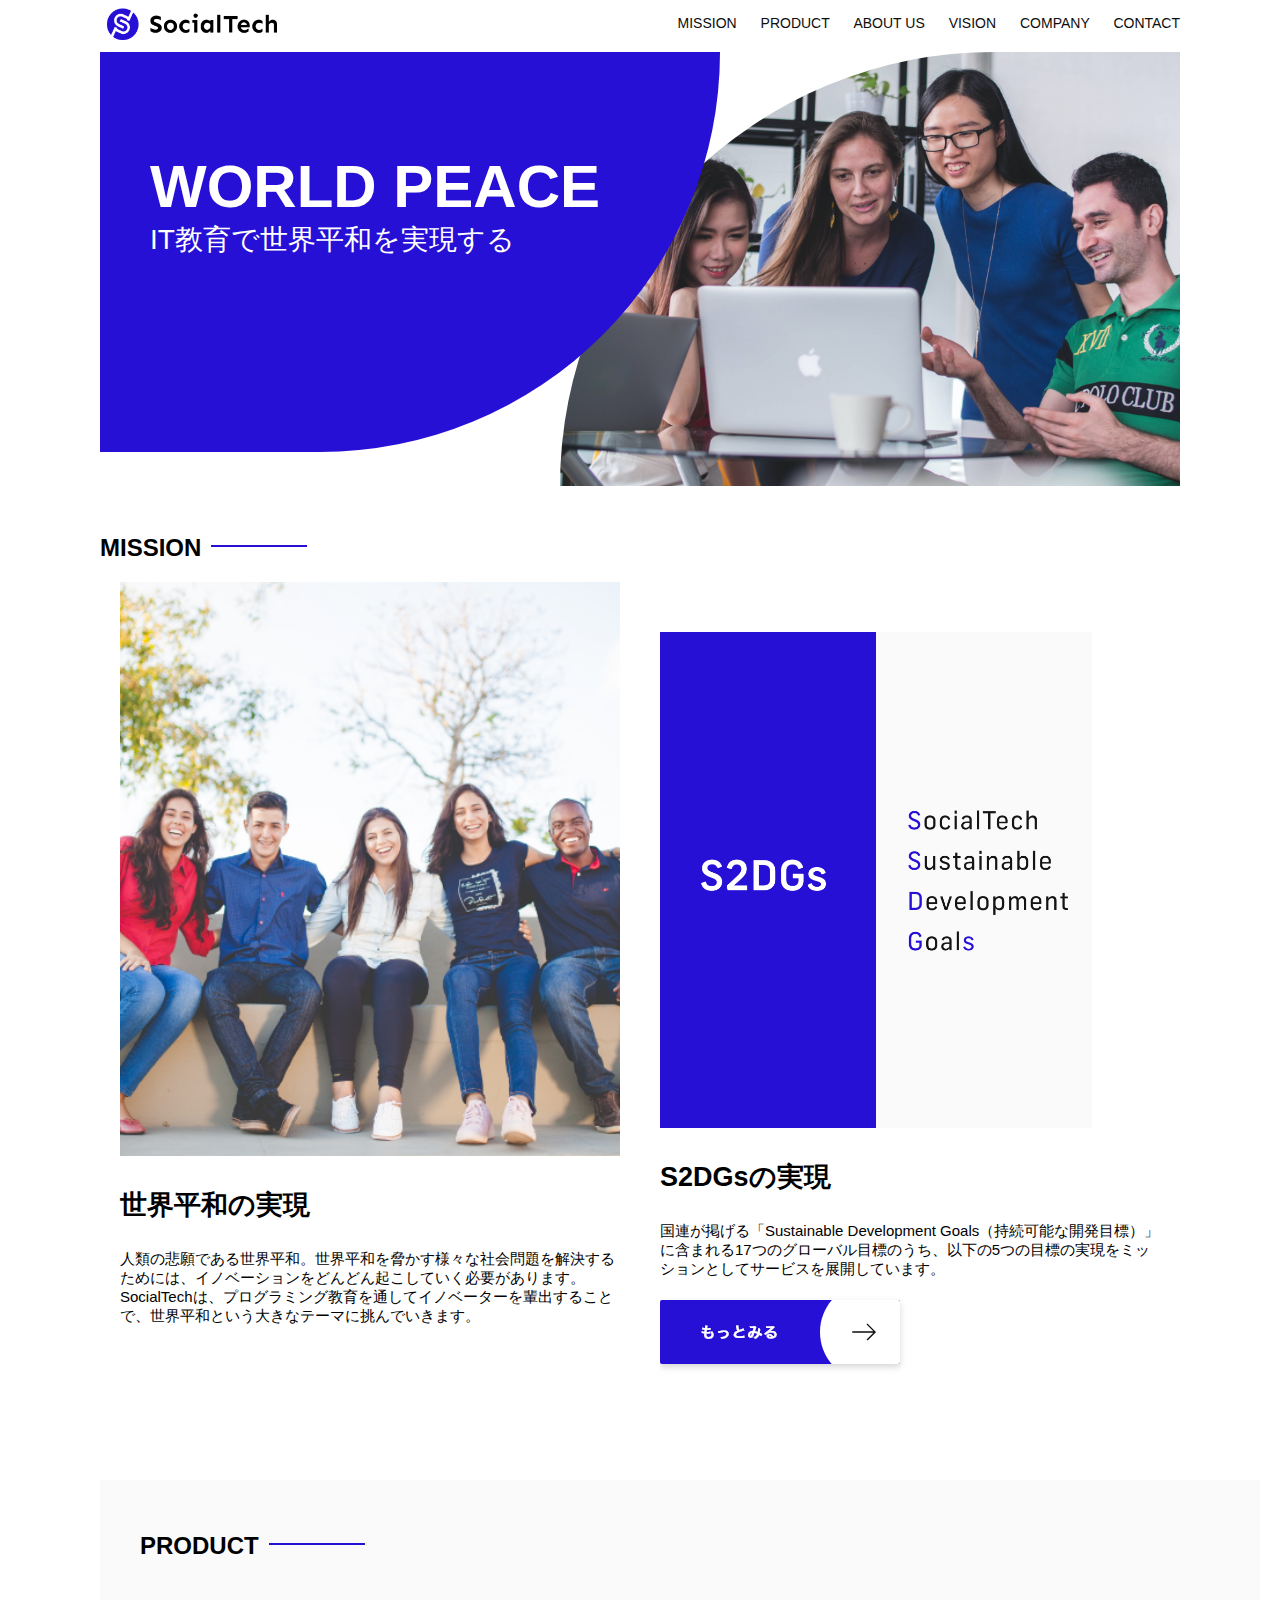
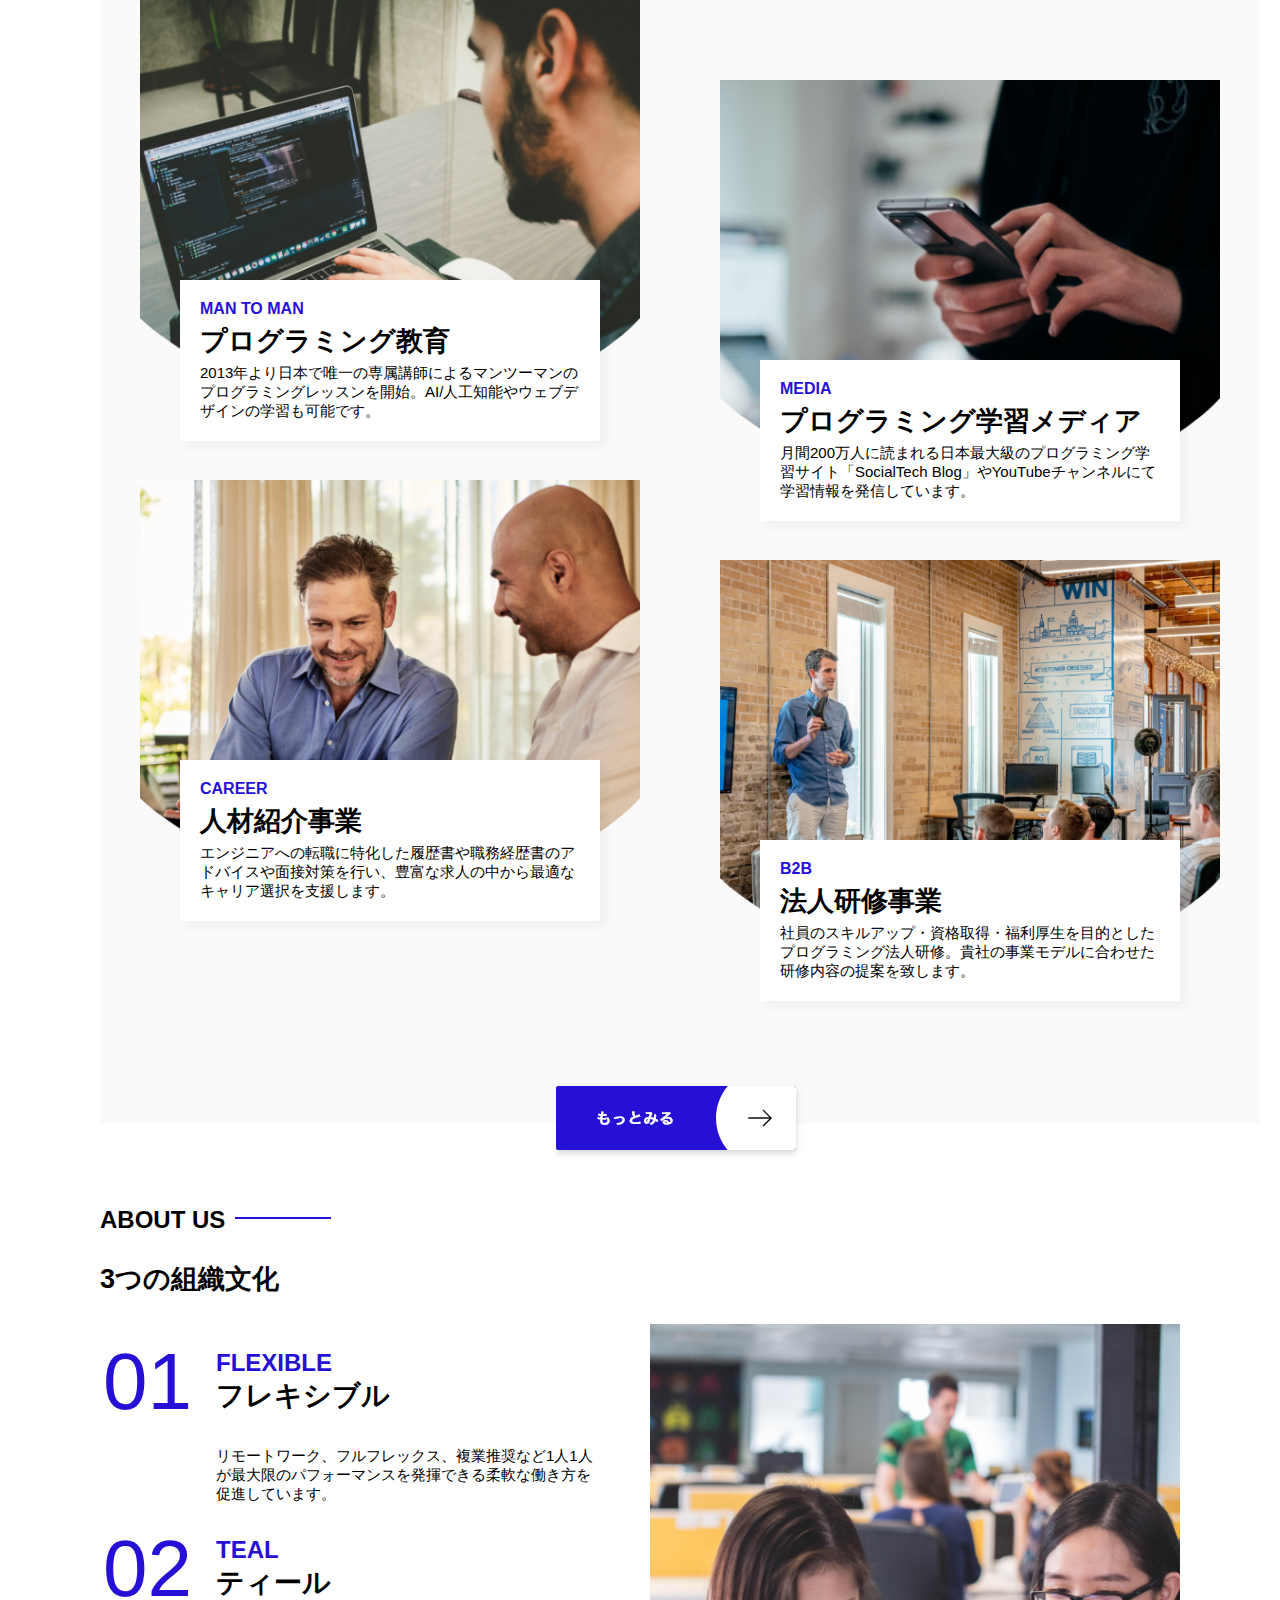
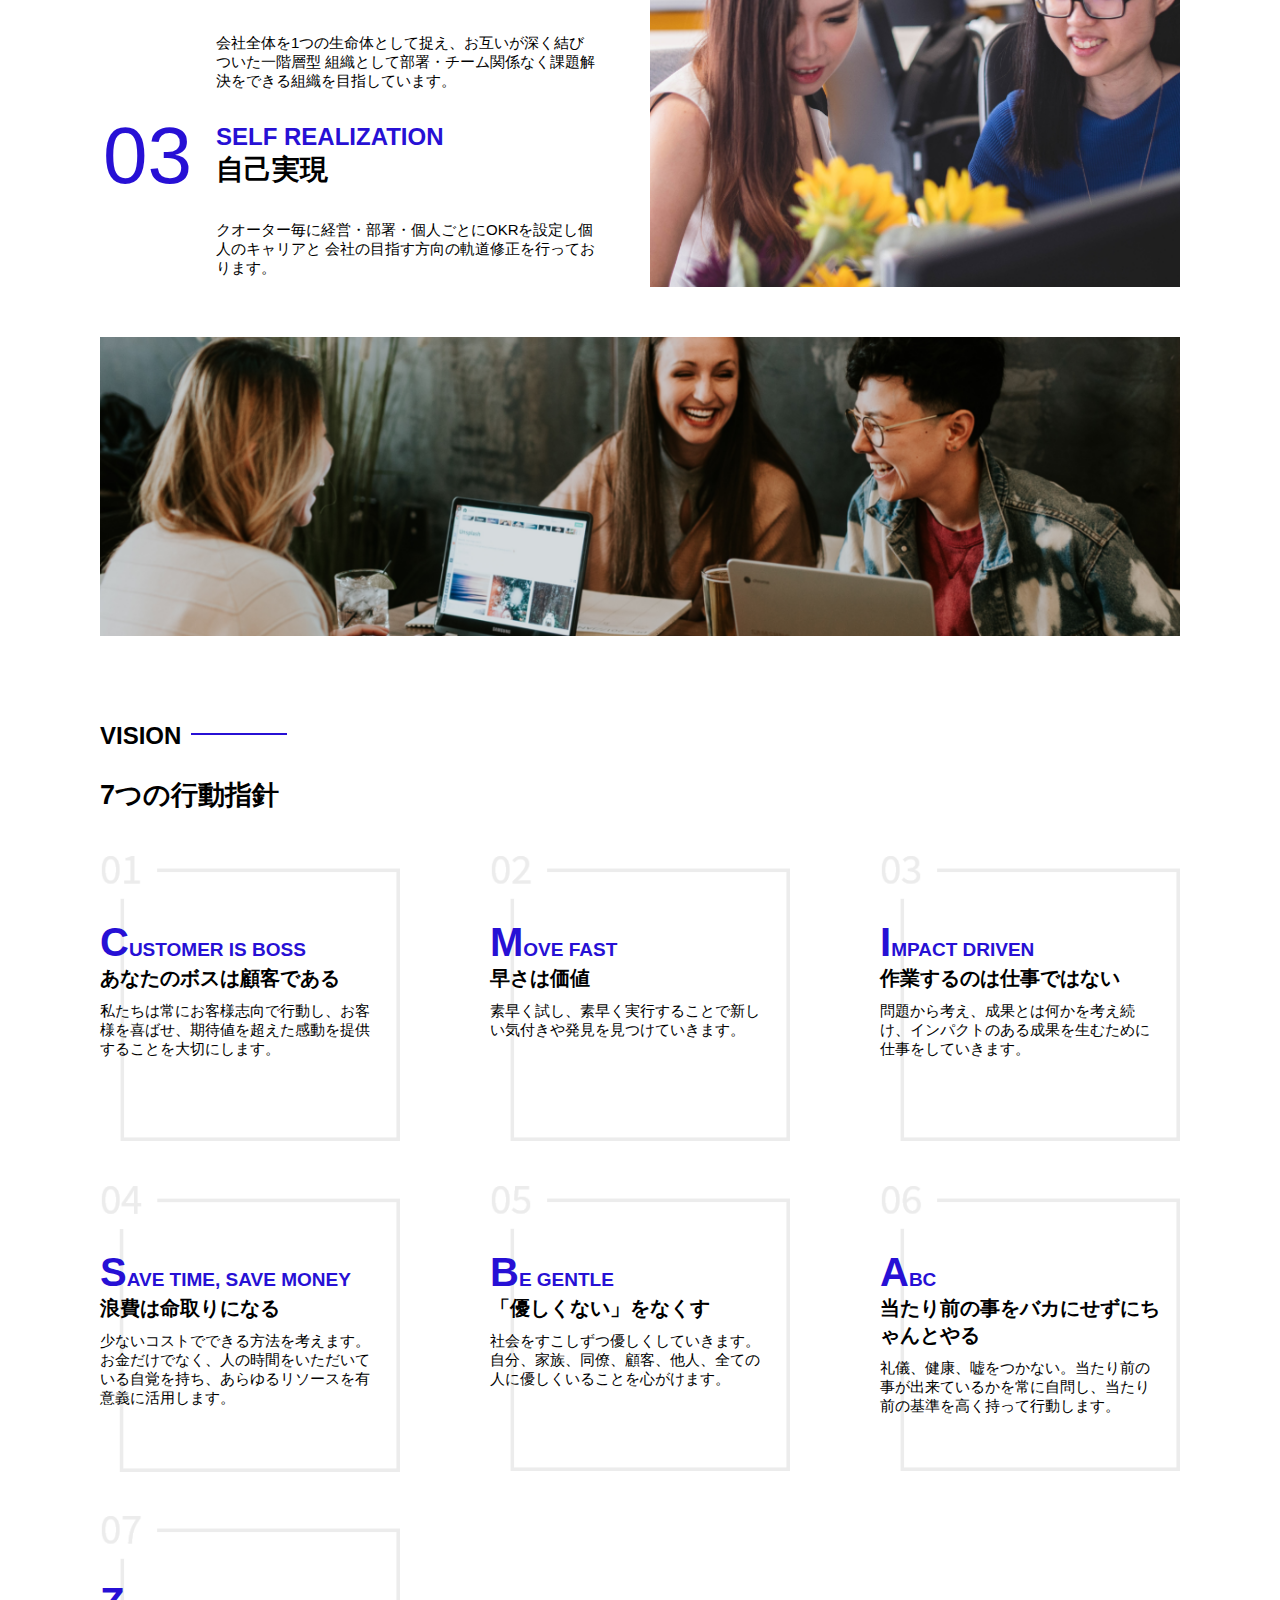
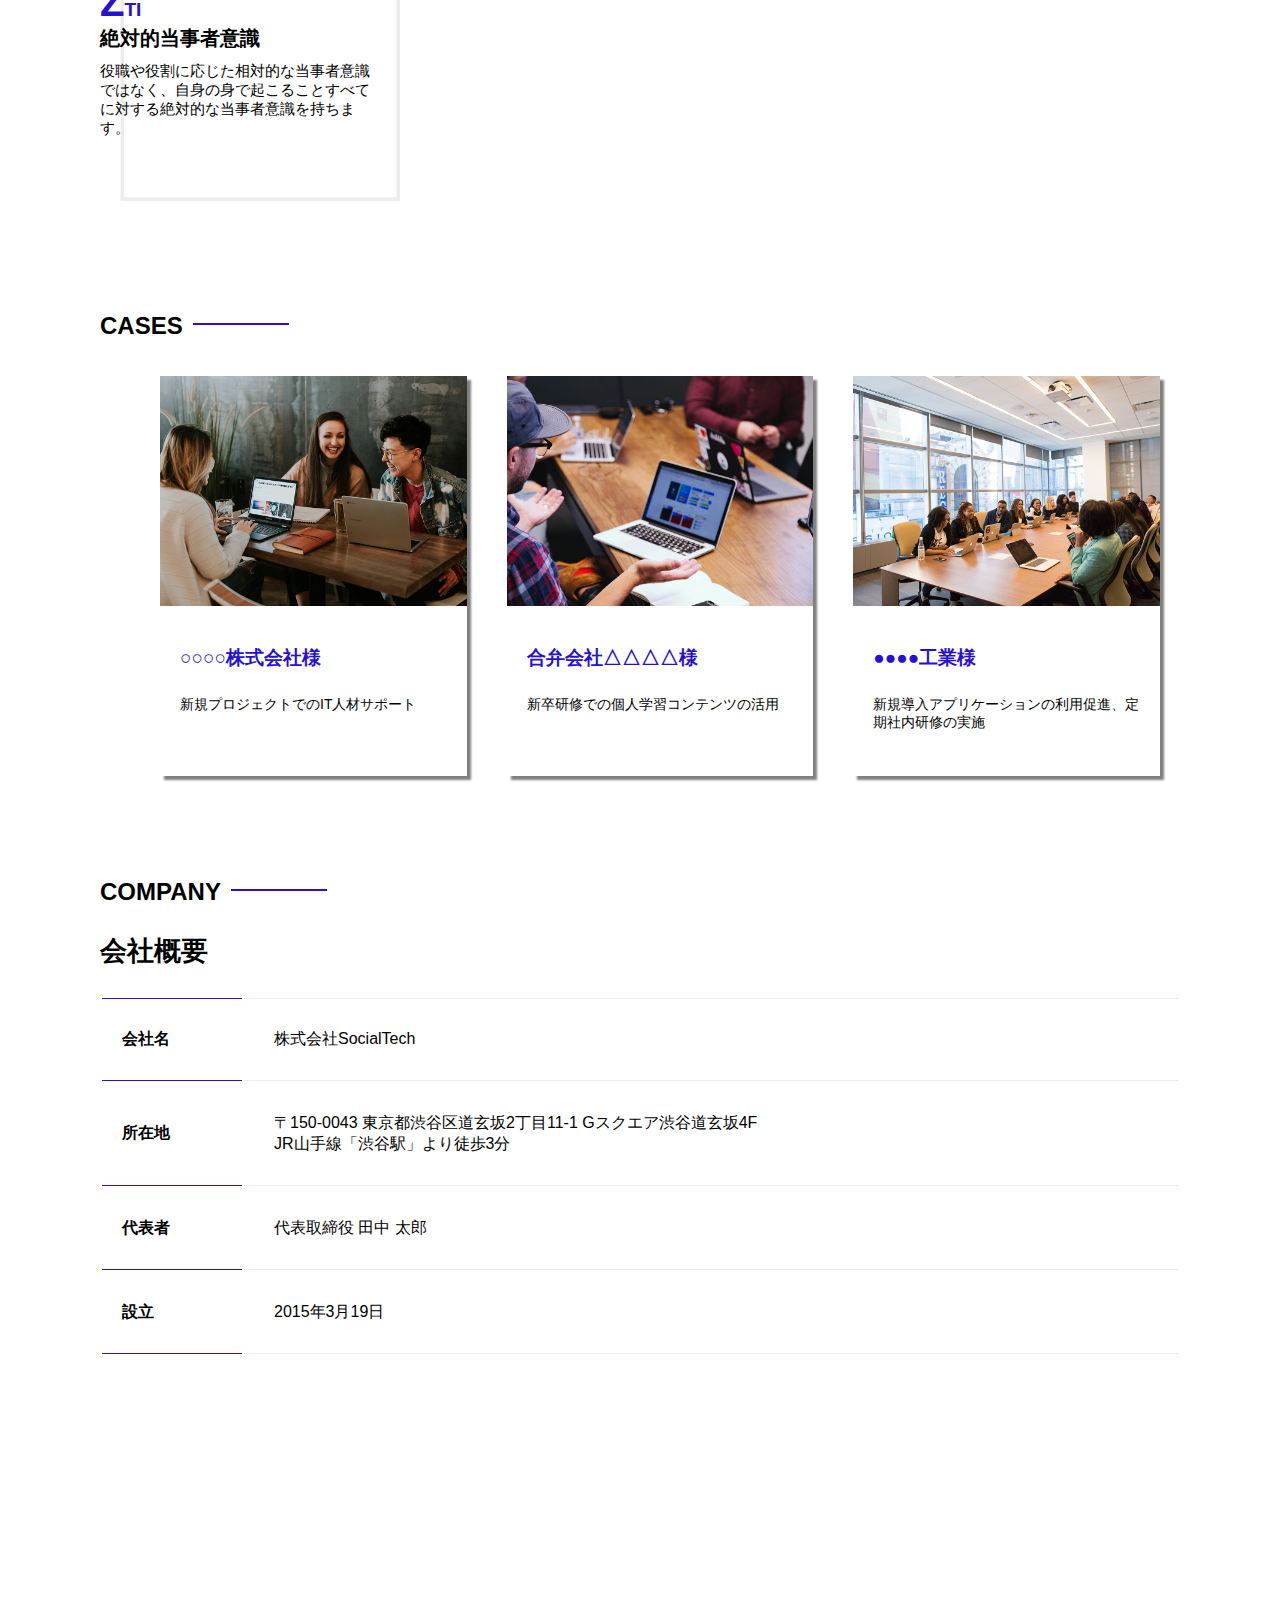
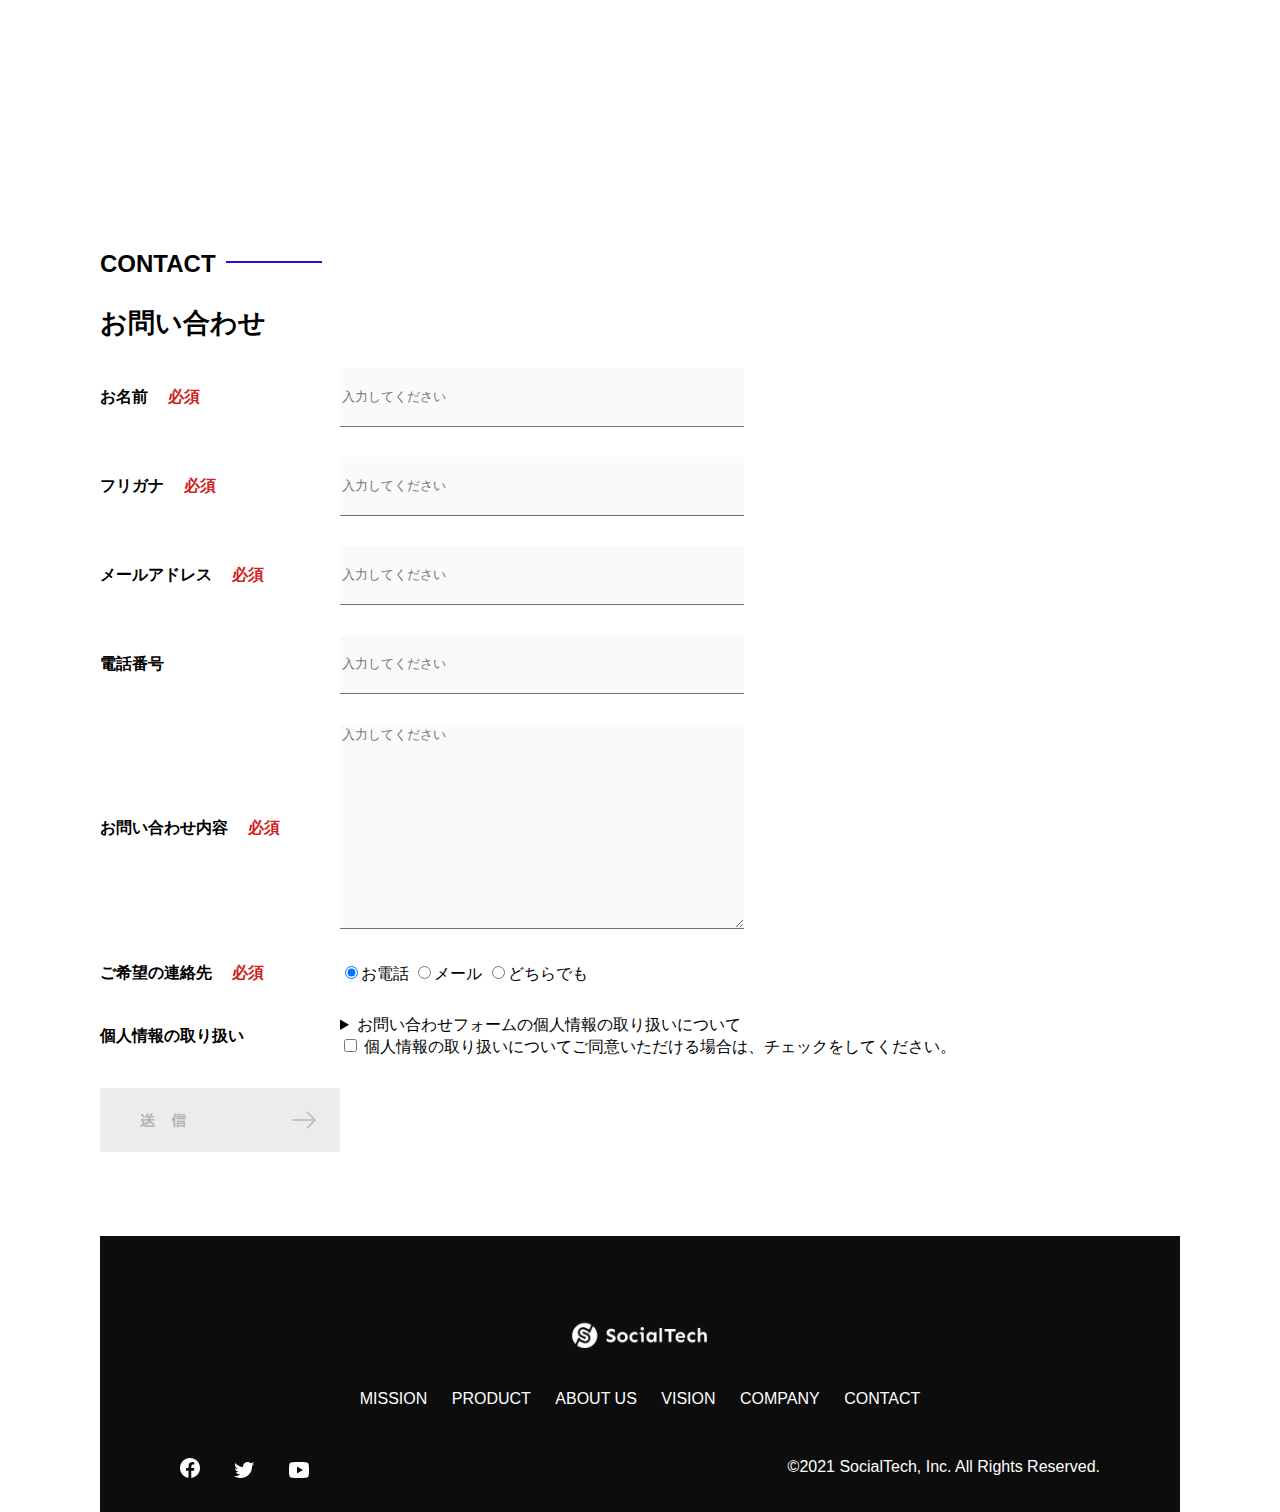
<file: kadai_012/index.html>
<!DOCTYPE html>
<html>
  <head>
    <title>SocialTech</title>
    <meta charset="UTF-8" />
    <meta
      name="description"
      content="SocialTechはEdTech業界のリーディングカンパニーを目指します。"
    />
    <meta name="viewport" content="width=device-width, initial-scale=1.0" />
    <link rel="stylesheet" href="style.css" />
  </head>
  <body>
    <!-- ヘッダー -->
    <header>
      <!-- ロゴ -->
      <a href="index.html" id="logo"
        ><img src="images/logo.png" alt="トップページに戻る"
      /></a>

      <!-- PC用ナビゲーション -->
      <nav id="nav-pc">
        <a href="mission.html">MISSION</a>
        <a href="product.html">PRODUCT</a>
        <a href="index.html#aboutus">ABOUT US</a>
        <a href="index.html#vision">VISION</a>
        <a href="index.html#company">COMPANY</a>
        <a href="index.html#contact">CONTACT</a>
      </nav>
    </header>
    <main>
      <article>
        <!-- メインビジュアル -->
        <section id="main-visual">
          <div id="main-message">
            <h1>WORLD PEACE</h1>
            <p>IT教育で世界平和を実現する</p>
          </div>
          <img
            src="images/index/index-main.png"
            alt="PCの周りに集まる多国籍の仲間たち"
          />
        </section>
        <!--ミッション-->
        <section id="mission">
          <h2 class="index-h2">MISSION</h2>
          <div id="mission-flex">
            <div>
              <img
                id="mission-photo"
                src="images/index/index-mission.png"
                alt="屋外のベンチで写真を撮影する多国籍の仲間たち"
              />
              <h3>世界平和の実現</h3>
              <p>
                人類の悲願である世界平和。世界平和を脅かす様々な社会問題を解決するためには、イノベーションをどんどん起こしていく必要があります。SocialTechは、プログラミング教育を通してイノベーターを輩出することで、世界平和という大きなテーマに挑んでいきます。
              </p>
            </div>
            <div>
              <img id="s2dgs" src="images/index/s2dgs.png" alt="S2DGs" />
              <h3>S2DGsの実現</h3>
              <p>
                国連が掲げる「Sustainable Development
                Goals（持続可能な開発目標）」に含まれる17つのグローバル目標のうち、以下の5つの目標の実現をミッションとしてサービスを展開しています。
              </p>
              <a href="mission.html">
                <img src="images/button-more.png" alt="もっとみる" />
              </a>
            </div>
          </div>
        </section>
        <!-- プロダクト -->
        <section id="product">
          <h2 class="index-h2">PRODUCT</h2>
          <div>
            <div id="product-left">
              <div>
                <img
                  class="product-photo"
                  src="images/index/index-mantoman.png"
                  alt="PCでコードを書く男性"
                />
                <div class="product-explain">
                  <span>MAN TO MAN</span>
                  <h3>プログラミング教育</h3>
                  <p>
                    2013年より日本で唯一の専属講師によるマンツーマンのプログラミングレッスンを開始。AI/人工知能やウェブデザインの学習も可能です。
                  </p>
                </div>
              </div>
              <div>
                <img
                  class="product-photo"
                  src="images/index/index-career.png"
                  alt="笑顔で話し合う2人の男性"
                />
                <div class="product-explain">
                  <span>CAREER</span>
                  <h3>人材紹介事業</h3>
                  <p>
                    エンジニアへの転職に特化した履歴書や職務経歴書のアドバイスや面接対策を行い、豊富な求人の中から最適なキャリア選択を支援します。
                  </p>
                </div>
              </div>
            </div>
            <div id="product-right">
              <div>
                <img
                  class="product-photo"
                  src="images/index/index-media.png"
                  alt="スマートフォンを操作する人"
                />
                <div class="product-explain">
                  <span>MEDIA</span>
                  <h3>プログラミング学習メディア</h3>
                  <p>
                    月間200万人に読まれる日本最大級のプログラミング学習サイト「SocialTech
                    Blog」やYouTubeチャンネルにて学習情報を発信しています。
                  </p>
                </div>
              </div>
              <div>
                <img
                  class="product-photo"
                  src="images/index/index-b2b.png"
                  alt="講演中の男性とそれを聴く人々"
                />
                <div class="product-explain">
                  <span>B2B</span>
                  <h3>法人研修事業</h3>
                  <p>
                    社員のスキルアップ・資格取得・福利厚生を目的としたプログラミング法人研修。貴社の事業モデルに合わせた研修内容の提案を致します。
                  </p>
                </div>
              </div>
            </div>
          </div>
          <div>
            <a id="product-more" href="product.html">
              <img src="images/button-more.png" alt="もっとみる" />
            </a>
          </div>
        </section>
        <!---ABOUT US-->
        <section id="aboutus">
          <h2 class="index-h2">ABOUT US</h2>
          <h3>3つの組織文化</h3>
          <div>
            <table class="culture-table">
              <tr>
                <td>
                  <span class="culture-num">01</span>
                </td>
                <td>
                  <span class="culture-en">FLEXIBLE</span>
                  <span class="culture-jp">フレキシブル</span>
                </td>
              </tr>
              <tr>
                <td>
                  <!--空のセル-->
                </td>
                <td>
                  <p class="culture-description">
                    リモートワーク、フルフレックス、複業推奨など1人1人が最大限のパフォーマンスを発揮できる柔軟な働き方を促進しています。
                  </p>
                </td>
              </tr>
              <tr>
                <td>
                  <span class="culture-num">02</span>
                </td>
                <td>
                  <span class="culture-en">TEAL</span>
                  <span class="culture-jp">ティール</span>
                </td>
              </tr>
              <tr>
                <td>
                  <!--空のセル-->
                </td>
                <td>
                  <p class="culture-description">
                    会社全体を1つの生命体として捉え、お互いが深く結びついた一階層型
                    組織として部署・チーム関係なく課題解決をできる組織を目指しています。
                  </p>
                </td>
              </tr>
              <tr>
                <td>
                  <span class="culture-num">03</span>
                </td>
                <td>
                  <span class="culture-en">SELF REALIZATION</span>
                  <span class="culture-jp">自己実現</span>
                </td>
              </tr>
              <tr>
                <td>
                  <!--空のセル-->
                </td>
                <td>
                  <p class="culture-description">
                    クオーター毎に経営・部署・個人ごとにOKRを設定し個人のキャリアと
                    会社の目指す方向の軌道修正を行っております。
                  </p>
                </td>
              </tr>
            </table>
            <img
              class="culture-img"
              src="images/index/index-aboutus1.png"
              alt="笑顔で話し合う2人の女性"
            />
          </div>
          <img
            class="culture-img2"
            src="images/index/index-aboutus2.png"
            alt="笑顔で話し合う3人の男女"
          />
        </section>
        <!-- VISION -->
        <section id="vision">
          <h2 class="index-h2">VISION</h2>
          <h3>7つの行動指針</h3>
          <div>
            <div class="vision-box">
              <img src="images/index/vision-01.png" alt="01" />
              <span>
                <h4>CUSTOMER IS BOSS</h4>
                <h5>あなたのボスは顧客である</h5>
                <p>
                  私たちは常にお客様志向で行動し、お客様を喜ばせ、期待値を超えた感動を提供することを大切にします。
                </p>
              </span>
            </div>
            <div class="vision-box">
              <img src="images/index/vision-02.png" alt="02" />
              <span>
                <h4>MOVE FAST</h4>
                <h5>早さは価値</h5>
                <p>
                  素早く試し、素早く実行することで新しい気付きや発見を見つけていきます。
                </p>
              </span>
            </div>
            <div class="vision-box">
              <img src="images/index/vision-03.png" alt="03" />
              <span>
                <h4>IMPACT DRIVEN</h4>
                <h5>作業するのは仕事ではない</h5>
                <p>
                  問題から考え、成果とは何かを考え続け、インパクトのある成果を生むために仕事をしていきます。
                </p>
              </span>
            </div>
            <div class="vision-box">
              <img src="images/index/vision-04.png" alt="04" />
              <span>
                <h4>SAVE TIME, SAVE MONEY</h4>
                <h5>浪費は命取りになる</h5>
                <p>
                  少ないコストでできる方法を考えます。お金だけでなく、人の時間をいただいている自覚を持ち、あらゆるリソースを有意義に活用します。
                </p>
              </span>
            </div>
            <div class="vision-box">
              <img src="images/index/vision-05.png" alt="05" />
              <span>
                <h4>BE GENTLE</h4>
                <h5>「優しくない」をなくす</h5>
                <p>
                  社会をすこしずつ優しくしていきます。自分、家族、同僚、顧客、他人、全ての人に優しくいることを心がけます。
                </p>
              </span>
            </div>
            <div class="vision-box">
              <img src="images/index/vision-06.png" alt="06" />
              <span>
                <h4>ABC</h4>
                <h5>当たり前の事をバカにせずにちゃんとやる</h5>
                <p>
                  礼儀、健康、嘘をつかない。当たり前の事が出来ているかを常に自問し、当たり前の基準を高く持って行動します。
                </p>
              </span>
            </div>
            <div class="vision-box">
              <img src="images/index/vision-07.png" alt="07" />
              <span>
                <h4>ZTI</h4>
                <h5>絶対的当事者意識</h5>
                <p>
                  役職や役割に応じた相対的な当事者意識ではなく、自身の身で起こることすべてに対する絶対的な当事者意識を持ちます。
                </p>
              </span>
            </div>
          </div>
        </section>
        <!-- CASES -->
        <section id="cases">
          <h2 class="index-h2">CASES</h2>
          <ul>
            <li class="case-card">
              <img class="case-imgsrc" src="images/index/case-1.png" alt="仲良く語り合う3人">
              <div class="case-info">
                <h4 class="case-name">○○○○株式会社様</h4>
                <p class="case-content">新規プロジェクトでのIT人材サポート</p>
              </div>
            </li>
            <li class="case-card">
              <img class="case-imgsrc" src="images/index/case-2.png" alt="PCでコンテンツを見る">
              <div class="case-info">
                <h4 class="case-name">合弁会社△△△△様</h4>
                <p class="case-content">新卒研修での個人学習コンテンツの活用</p>
              </div>
            </li>
            <li class="case-card">
              <img class="case-imgsrc" src="images/index/case-3.png" alt="社内研修中の会議室">
              <div class="case-info">
                <h4 class="case-name">●●●●工業様</h4>
                <p class="case-content">新規導入アプリケーションの利用促進、定期社内研修の実施</p>
              </div>
            </li>
          </ul>
        </section>
        <!-- COMPANY -->
        <section id="company">
          <h2 class="index-h2">COMPANY</h2>
          <h3>会社概要</h3>
          <table id="company-table">
            <tr>
              <th class="tableheader-first">会社名</th>
              <td class="cell-first">株式会社SocialTech</td>
            </tr>
            <tr>
              <th class="tableheader">所在地</th>
              <td class="cell">
                〒150-0043 東京都渋谷区道玄坂2丁目11-1 Gスクエア渋谷道玄坂4F<br />JR山手線「渋谷駅」より徒歩3分
              </td>
            </tr>
            <tr>
              <th class="tableheader">代表者</th>
              <td class="cell">代表取締役 田中 太郎</td>
            </tr>
            <tr>
              <th class="tableheader">設立</th>
              <td class="cell">2015年3月19日</td>
            </tr>
          </table>
          <iframe
            src="https://www.google.com/maps/embed?pb=!1m18!1m12!1m3!1d3241.7759544892483!2d139.69399665123464!3d35.65789123876098!2m3!1f0!2f0!3f0!3m2!1i1024!2i768!4f13.1!3m3!1m2!1s0x60188caa0042e8d1%3A0xba130bea826a7aa2!2z44CSMTUwLTAwNDMg5p2x5Lqs6YO95riL6LC35Yy66YGT546E5Z2C77yS5LiB55uu77yR77yR4oiS77yR!5e0!3m2!1sja!2sjp!4v1636872991912!5m2!1sja!2sjp"
            style="border: 0"
            allowfullscreen=""
            loading="lazy"
          >
          </iframe>
        </section>
        <!-- お問い合わせフォーム -->
        <section id="contact">
          <h2 class="index-h2">CONTACT</h2>
          <h3>お問い合わせ</h3>
          <form>
            <div>
              <div class="contact-heading">
                <label class="contact-label"
                  >お名前<span class="contact-span">必須</span></label
                >
              </div>
              <div class="contact-form">
                <input
                  type="text"
                  name="name"
                  placeholder="入力してください"
                  class="contact-textbox"
                />
              </div>
            </div>
            <div>
              <div class="contact-heading">
                <label class="contact-label"
                  >フリガナ<span class="contact-span">必須</span></label
                >
              </div>
              <div>
                <input
                  type="text"
                  name="hurigana"
                  placeholder="入力してください"
                  class="contact-textbox"
                />
              </div>
            </div>
            <div>
              <div class="contact-heading">
                <label class="contact-label"
                  >メールアドレス<span class="contact-span">必須</span></label
                >
              </div>
              <div>
                <input
                  type="text"
                  name="email"
                  placeholder="入力してください"
                  class="contact-textbox"
                />
              </div>
            </div>
            <div>
              <div class="contact-heading">
                <label class="contact-label">電話番号</label>
              </div>
              <div>
                <input
                  type="text"
                  name="tel"
                  placeholder="入力してください"
                  class="contact-textbox"
                />
              </div>
            </div>
            <div>
              <div class="contact-heading">
                <label class="contact-label"
                  >お問い合わせ内容<span class="contact-span">必須</span></label
                >
              </div>
              <div>
                <textarea
                  class="contact-textarea"
                  placeholder="入力してください"
                  name="message"
                ></textarea>
              </div>
            </div>
            <div>
              <div class="contact-heading">
                <label class="contact-label"
                  >ご希望の連絡先<span class="contact-span">必須</span></label
                >
              </div>
              <div>
                <input
                  class="radiobutton"
                  type="radio"
                  value="tel"
                  name="contact"
                  checked
                /><label>お電話</label>
                <input
                  class="radiobutton"
                  type="radio"
                  value="mail"
                  name="contact"
                /><label>メール</label>
                <input
                  class="radiobutton"
                  type="radio"
                  value="both"
                  name="contact"
                /><label>どちらでも</label>
              </div>
            </div>
            <div>
              <div class="contact-heading">
                <label class="contact-label">個人情報の取り扱い</label>
              </div>
              <div>
                <details>
                  <summary>
                    お問い合わせフォームの個人情報の取り扱いについて
                  </summary>
                  <div>
                    <span>１．組織の名称又は氏名</span><br />
                    株式会社SocialTech<br /><br />
                    <span
                      >２．個人情報保護管理者（若しくはその代理人）の氏名又は職名、所属及び連絡先
                      鈴木 一郎 コーポレート部</span
                    ><br />
                    メールアドレス：support@socialtech.net<br />
                    TEL：03-xxxx-xxxx<br />
                    <span>３．個人情報の利用目的</span><br />
                    ・本サービス及び本サービスに関連する情報の提供又はそれらに関する連絡のため<br />
                    ・ユーザーの本人確認のため<br />
                    ・当社サービスのご案内のため<br />
                    ・当社の商品等の広告または宣伝（電子メールによるものを含むものとします。）<br /><br />
                    <span>４．個人情報の取り扱い業務の委託</span><br />
                    個人情報の取扱業務の全部または一部を外部に業務委託する場合があります。<br />
                    その際、弊社は、個人情報を適切に保護できる管理体制を敷き実行していることを条件として<br />
                    委託先を厳選したうえで、機密保持契約を委託先と締結し、お客様の個人情報を厳密に管理させます。<br /><br />
                    <span>５．個人情報の開示等の請求</span><br />
                    お客様は、弊社に対してご自身の個人情報の開示等（利用目的の通知、開示、内容の訂正・追加・削除、利用の停止または消去、第三者への提供の停止）に関して、当社問合わせ窓口に申し出ることができます。<br />
                    その際、弊社はお客様ご本人を確認させていただいたうえで、合理的な期間内に対応いたします。<br /><br />
                    なお、個人情報に関する弊社問合わせ先は、次の通りです。<br /><br />
                    株式会社SocialTech　個人情報問合せ窓口<br />
                    〒150-0043　東京都渋谷区道玄坂2丁目11-1 Ｇスクエア渋谷道玄坂
                    4F<br />
                    メールアドレス：support@socialtech.net　TEL：03-xxxx-xxxx<br /><br />
                    <span>６．個人情報を提供されることの任意性について</span
                    ><br /><br />
                    お客様がご自身の個人情報を弊社に提供されるか否かは、お客様のご判断によりますが、もしご提供されない場合には、適切なサービスが提供できない場合がありますので予めご了承ください。
                  </div>
                </details>
                <input type="checkbox" name="agree" />
                <span
                  >個人情報の取り扱いについてご同意いただける場合は、チェックをしてください。</span
                >
              </div>
            </div>
            <input
              type="image"
              value="Submit"
              src="images/button-submit.png"
              alt="送信する"
            />
          </form>
        </section>
      </article>
      <footer>
        <div id="footer-logo">
          <img src="images/logo-sp.png" alt="SocialTech" />
        </div>
        <div id="footer-link">
          <a href="mission.html">MISSION</a>
          <a href="product.html">PRODUCT</a>
          <a href="index.html#aboutus">ABOUT US</a>
          <a href="index.html#vision">VISION</a>
          <a href="index.html#company">COMPANY</a>
          <a href="index.html#contact">CONTACT</a>
        </div>
        <div id="sns-footer">
          <a href="https://www.facebook.com/sejuku2013"
            ><img src="images/button-facebook.png" alt="Facebookのリンク"
          /></a>
          <a href="https://twitter.com/samuraijuku"
            ><img src="images/button-twitter.png" alt="Twitterのリンク"
          /></a>
          <a href="https://www.youtube.com/channel/UCCFOQO5aDK0xXam4cUQXT8g"
            ><img src="images/button-youtube.png" alt="YouTubeのリンク"
          /></a>
          <span id="copyright"
            >&copy;2021 SocialTech, Inc. All Rights Reserved.
          </span>
        </div>
      </footer>
    </main>
  </body>
</html>
</file>
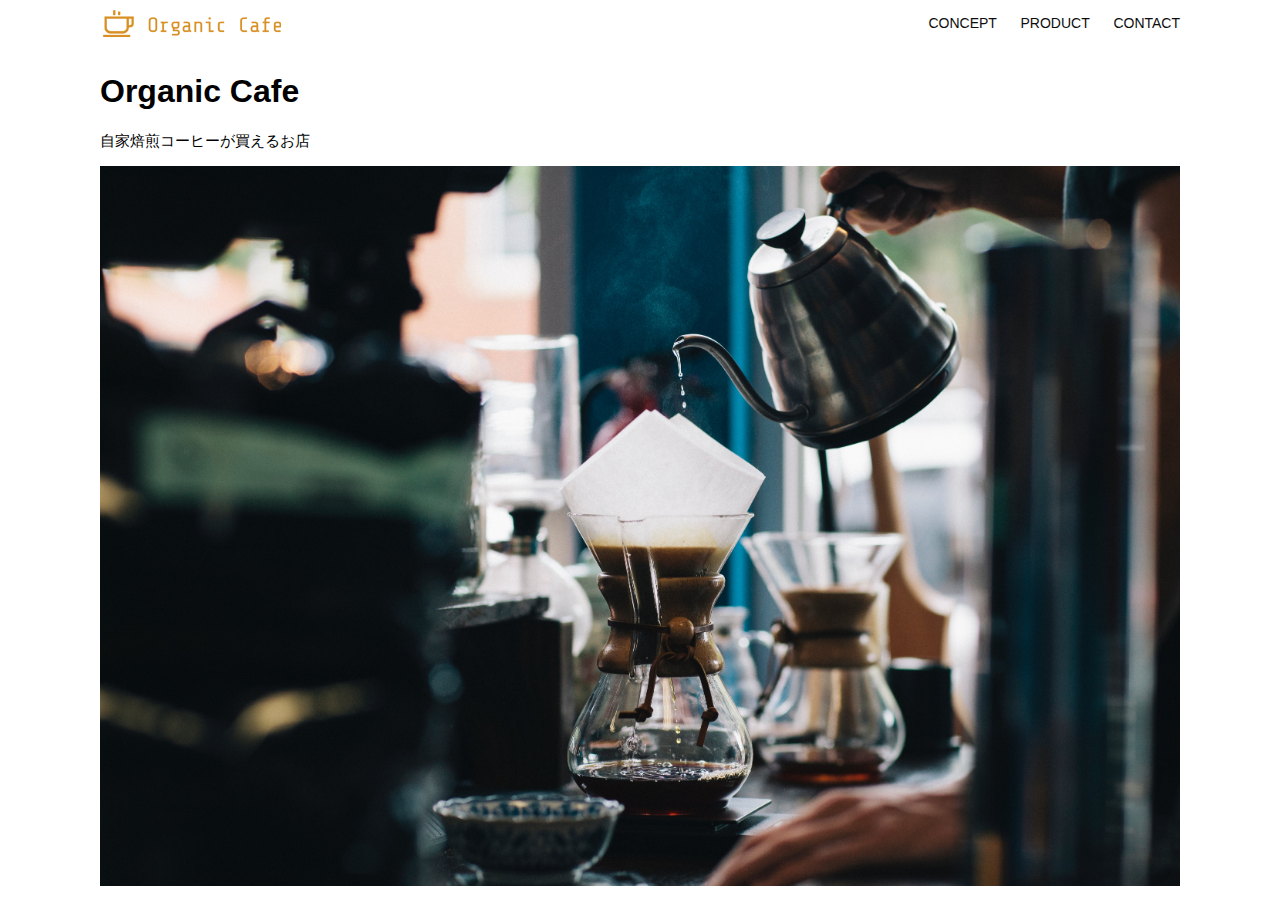
<file: kadai_013/index.html>
<!DOCTYPE html>
<html>
  <head>
    <title>Organic Cafe</title>
    <meta charset="UTF-8" />
    <meta
      name="description"
      content="自家焙煎のコーヒーがお家で楽しめるOrganic Cafe"
    />
    <meta name="viewport" content="width=device-width, initial-scale=1.0" />
    <link rel="stylesheet" href="style.css" />
  </head>
  <body>
    <!-- ヘッダー -->
    <header>
      <!-- ロゴ -->
      <a href="index.html" id="logo"
        ><img src="images/logo.png" alt="トップページに戻る"
      /></a>

      <!-- PC用ナビゲーション -->
      <nav id="nav-pc">
        <a href="index.html#concept">CONCEPT</a>
        <a href="index.html#product">PRODUCT</a>
        <a href="index.html#contact">CONTACT</a>
      </nav>

      <!-- SP用ナビゲーション -->
      <img id="menu-sp" src="images/button-menu.png" alt="ナビゲーションを開く" onclick="document.getElementById('nav-sp').style.display = 'block'">
      <nav id="nav-sp">
        <img id="close" src="images/button-close.png" alt="ナビゲーションを閉じる" onclick="document.getElementById('nav-sp').style.display = 'none'">
        <a id="logo-sp" href="index.html" onclick="document.getElementById('nav-sp').style.display = 'none'">
          <img src="images/logo-sp.png" alt="トップページに戻る">
        </a>
        <a class="menu" href="index.html#concept" onclick="document.getElementById('nav-sp').style.display = 'none'">CONCEPT</a>
        <a class="menu" href="index.html#product" onclick="document.getElementById('nav-sp').style.display = 'none'">PRODUCT</a>
        <a class="menu" href="index.html#contact" onclick="document.getElementById('nav-sp').style.display = 'none'">CONTACT</a>
      </nav>

    </header>
    <main>
      <article>
        <!-- メインビジュアル -->
        <section id="main-visual">
          <div id="main-message">
            <h1>Organic Cafe</h1>
            <p>自家焙煎コーヒーが買えるお店</p>
          </div>
          <img
            src="images/main-image.jpg"
            alt="コーヒーをハンドドリップで淹れる画像"
          />
        </section>
      </article>
    </main>
  </body>
</html>
</file>
<file: kadai_012/style.css>
/* PC、スマホ共通スタイル */
body {
  font-family: "Source Sans Pro", "Hiragino Kaku Gothic ProN", Meiryo, Arial,
    sans-serif;
}

p {
  font-size: 15px;
}

/*================
PC用のスタイル 
=================*/
/* 横幅設定 */
body {
  max-width: 1080px;
  min-width: 960px;
  margin: 0 auto 0 auto;
}

/* ヘッダー */
header {
  display: flex;
  justify-content: space-between;
}

/* ナビゲーションのレイアウト */
#nav-pc {
  text-align: right;
  font-size: 14px;
  padding-top: 15px;
}

/* ナビゲーションのリンクの装飾設定 */
#nav-pc>a {
  text-decoration: none;
  margin-left: 20px;
}

#nav-pc>a:link {
  color: #0d0d0d;
}

#nav-pc>a:visited {
  color: #0d0d0d;
}

#nav-pc>a:hover {
  color: #0d0d0d;
  text-decoration: underline;
}

#nav-pc>a:active {
  color: #0d0d0d;
}

/* メインビジュアル*/
#main-visual {
  position: relative;
  height: 400px;
}

#main-message {
  position: absolute;
  top: 0;
  left: 0;
  background-color: #2710d5;
  color: #ffffff;
  border-radius: 0 0 476px 0;
  max-width: 620px;
  height: 100%;
  width: 100%;
  z-index: 11;
}

#main-message>h1 {
  font-size: 60px;
  font-weight: bold;
  margin: 100px 0 0 50px;
}

#main-message>p {
  font-size: 28px;
  margin: 0 0 0 50px;
}

#main-visual>img {
  max-width: 620px;
  border-radius: 476px 0 0 0;
  position: absolute;
  top: 0;
  right: 0;
  z-index: 10;
}

/* 見出し */
h2 {
  margin: 40px 0 0 0;
}

h2::after {
  content: url("images/line.png");
  margin-left: 10px;
}

h3 {
  font-size: 27px;
}

/* ミッション */
#mission {
  margin: 80px auto 80px auto;
  width: 100%;
}

#mission-flex {
  width: 100%;
  display: flex;
}

#mission-flex>div {
  width: 50%;
  margin: 20px;
}

#mission-photo {
  width: 100%;
}

#s2dgs {
  margin-top: 50px;
}

/* プロダクト */
#product {
  background-color: #fafafa;
  width: 100%;
  margin: 80px 0 80px 0;
  padding: 10px 40px 0px 40px;
}

/* 外枠 */
#product>div {
  margin-top: 40px;
  display: flex;
}

/* 左のカラム */
#product-left {
  width: 50%;
  margin-right: 20px;
}

/* 右のカラム */
#product-right {
  width: 50%;
  margin-left: 20px;
  margin-top: 80px;
}

/* 画像＋説明の枠 */
#product-left>div {
  position: relative;
  height: 480px;
  margin-right: 20px;
}

#product-right>div {
  position: relative;
  height: 480px;
  margin-left: 20px;
}

/* 画像 */
.product-photo {
  width: 100%;
}

/* 説明文の枠 */
.product-explain {
  background-color: #ffffff;
  position: absolute;
  left: 0;
  top: 280px;
  margin: 0 40px 0 40px;
  padding: 20px;
  box-shadow: 5px 5px 10px rgba(0, 0, 0, 0.05);
}

/* 説明文の英語 */
.product-explain>span {
  color: #2710d5;
  font-weight: bold;
  font-size: 16px;
  margin: 0;
}

/* 説明文の見出し */
.product-explain>h3 {
  margin: 5px 0 5px 0;
}

/* 説明文 */
.product-explain>p {
  margin: 0;
}

/* 「もっとみる」ボタン */
#product-more {
  margin: 0 auto -42px auto;
}

/* ABOUT US */
#aboutus {
  margin: 80px auto 80px auto;
}

/* 3つの組織文化と画像を入れる枠 */
#aboutus>div {
  display: flex;
}

/* 画像 */
.culture-img {
  width: 100%;
  align-self: flex-start;
}

.culture-img2 {
  margin-top: 50px;
  width: 100%;
}

/* 3つの組織文化の表 */
.culture-table {
  max-width: 500px;
  margin-right: 50px;
}

/* 番号 */
.culture-num {
  font-size: 80px;
  color: #2710d5;
  margin: 0 20px 0 0;
}

/* 組織文化英語 */
.culture-en {
  color: #2710d5;
  font-weight: bold;
  font-size: 24px;
  display: block;
}

/* 組織文化日本語 */
.culture-jp {
  font-size: 28px;
  font-weight: bold;
}

/* 説明文 */
.culture-description {
  margin: 0;
}

/* ビジョン */
#vision {
  margin: 80px auto 80px auto;
}

/* セクション内の外枠 */
#vision>div {
  width: 100%;
  display: flex;
  justify-content: space-between;
  flex-wrap: wrap;
}

/* 7つの行動指針の枠 */
.vision-box {
  width: 300px;
  height: 300px;
  margin-bottom: 30px;
  position: relative;
}

.vision-box>img {
  width: 100%;
  height: auto;
  position: absolute;
  top: 0;
  left: 0;
  z-index: 30;
}

.vision-box>span {
  position: absolute;
  top: 0;
  left: 0;
  z-index: 31;
  margin-right: 20px;
}

.vision-box>span>h4 {
  color: #2710d5;
  font-size: 19px;
  margin: 80px 0 0 0;
}

.vision-box>span>h4::first-letter {
  font-size: 40px;
}

.vision-box>span>h5 {
  font-size: 20px;
  margin: 0 0 0 0;
}

.vision-box>span>p {
  margin: 10px 0 0 0;
}

/* 導入企業 */

#cases{
  margin: 40px 0;
  width: 100%;
}

ul{
  display: flex;
  list-style: none;
}

li{
  width: 33%;
  margin: 20px;
}

.case-card{
  background-color: white;
  min-height: 400px;
  box-shadow: 4px 4px 2px gray;
}

.case-imgsrc{
  width: 100%;
}

.case-info{
  padding: 10px 20px;
}

.case-name{
  color: #2710d5;
  font-size: 19px;
}

.case-content{
  font-size: 14px;
}



/* 会社概要 */
#company {
  margin: 80px auto 80px auto;
}

#company-table {
  width: 100%;
}

.tableheader {
  text-align: left;
  padding: 20px;
  border-bottom-color: #2710d5;
  border-bottom-width: 1px;
  border-bottom-style: solid;
  width: 100px;
}

.tableheader-first {
  text-align: left;
  padding: 20px;
  border-bottom-color: #2710d5;
  border-bottom-width: 1px;
  border-bottom-style: solid;
  border-top-color: #2710d5;
  border-top-width: 1px;
  border-top-style: solid;
  width: 100px;
}

.cell {
  padding: 30px;
  border-bottom-color: #ececec;
  border-bottom-width: 1px;
  border-bottom-style: solid;
}

.cell-first {
  padding: 30px;
  border-bottom-color: #ececec;
  border-bottom-width: 1px;
  border-bottom-style: solid;
  border-top-color: #ececec;
  border-top-width: 1px;
  border-top-style: solid;
}

#company>iframe {
  width: 100%;
  height: 368px;
  margin-top: 40px;
}

/* お問い合わせ */
#contact {
  margin: 80px auto 80px auto;
}

/* 外枠 */
#contact>form>div {
  display: flex;
  flex-direction: row;
  flex-wrap: wrap;
  padding-bottom: 30px;
}

/* 左列の見出し */
.contact-heading {
  width: 240px;
  align-self: center;
}

/* 見出しのラベル */
.contact-label {
  font-weight: bold;
}

/* 必須 */
.contact-span {
  color: #ce2222;
  margin: 0 0 0 20px;
  font-weight: bold;
}

/* テキストボックス */
.contact-textbox {
  border-top: 0;
  border-left: 0;
  border-right: 0;
  border-bottom-width: 1px;
  border-bottom-color: #707070;
  border-bottom-style: solid;
  background-color: #fafafa;
  width: 400px;
  height: 56px;
}

/* お問い合わせ内容のテキストエリア */
.contact-textarea {
  border-top: 0;
  border-left: 0;
  border-right: 0;
  border-bottom-width: 1px;
  border-bottom-color: #707070;
  border-bottom-style: solid;
  background-color: #fafafa;
  width: 400px;
  height: 200px;
}

/* 個人情報の取り扱い */
details {
  width: 700px;
}

details>div {
  background-color: #fafafa;
  padding: 20px;
}

details>div>span {
  font-weight: bold;
}

/* フッター */
footer {
  background-color: #0d0d0d;
  text-align: center;
  padding: 80px 80px 30px 80px;
}

#footer-logo {
  margin-bottom: 30px;
}

#footer-link {
  margin-bottom: 50px;
}
#footer-link > a {
  text-decoration: none;
  margin: 10px;
}
#footer-link > a:link {
  color: #ffffff;
}
#footer-link > a:visited {
  color: #ffffff;
}
#footer-link > a:hover {
  color: #ffffff;
  text-decoration: underline;
}
#footer-link > a:active {
  color: #ffffff;
}

#sns-footer {
  text-align: left;
  width: 100%;
}

#sns-footer > a {
  margin-right: 30px;
}

#copyright {
  color: #ffffff;
  float: right;
}
</file>
<file: kadai_013/style.css>
/* PC、スマホ共通スタイル */
body {
  font-family: "Source Sans Pro", "Hiragino Kaku Gothic ProN", Meiryo, Arial,
    sans-serif;
}

p {
  font-size: 15px;
}

#main-visual>img {
  width: 100%;
}

/*================
PC用のスタイル 
=================*/
@media screen and (min-width: 768px) {
  /* 横幅設定 */
  body {
    max-width: 1080px;
    min-width: 960px;
    margin: 0 auto 0 auto;
  }

  /* ヘッダー */
  header {
    display: flex;
    justify-content: space-between;
  }

  /* ナビゲーションのレイアウト */
  #nav-pc {
    text-align: right;
    font-size: 14px;
    padding-top: 15px;
  }

  /* ナビゲーションのリンクの装飾設定 */
  #nav-pc>a {
    text-decoration: none;
    margin-left: 20px;
  }

  #nav-pc>a:link {
    color: #0d0d0d;
  }

  #nav-pc>a:visited {
    color: #0d0d0d;
  }

  #nav-pc>a:hover {
    color: #0d0d0d;
    text-decoration: underline;
  }

  #nav-pc>a:active {
    color: #0d0d0d;
  }

  /* SP用のナビゲーションを非表示  */

  #menu-sp{
    display: none;
  }

  #nav-sp{
    display: none;
  }

}

/*================
SP用のスタイル 
=================*/

@media screen and (max-width : 767px) {
  
body{
  min-width: 375px;
  margin: 0;
}

#nav-pc{
  display: none;
}

#menu-sp{
  float: right;
  padding: 0;
}

#nav-sp{
  background-color: #ce933e;
  position: absolute;
  left: 0;
  top: 0;
  height: 100%;
  width: 100%;
  display: none;  /* 初期値？ */
  z-index: 100;
}

#close{
  position: absolute;
  top: 20px;
  right: 20px;
}

#logo-sp{
  margin: 80px 0 30px 20px;
}

#nav-sp > a{
  display: block;
}

#nav-sp > a:link{
  color: #ffffff;
}

#nav-sp > a:visited{
  color: #ffffff;
}

#nav-sp > a:hover{
  color: #ffffff;
  text-decoration: underline;
}

#nav-sp > a:active{
  color: #ffffff;
}

#nav-sp > .menu{
  text-decoration: none;
  display: block;
  margin: 0 20px;
  height: 44px;
  font-size: 16px;
  background-image: url(images/arrow.png);
  background-repeat: no-repeat;
  background-position: right top;
}




}
</file>
